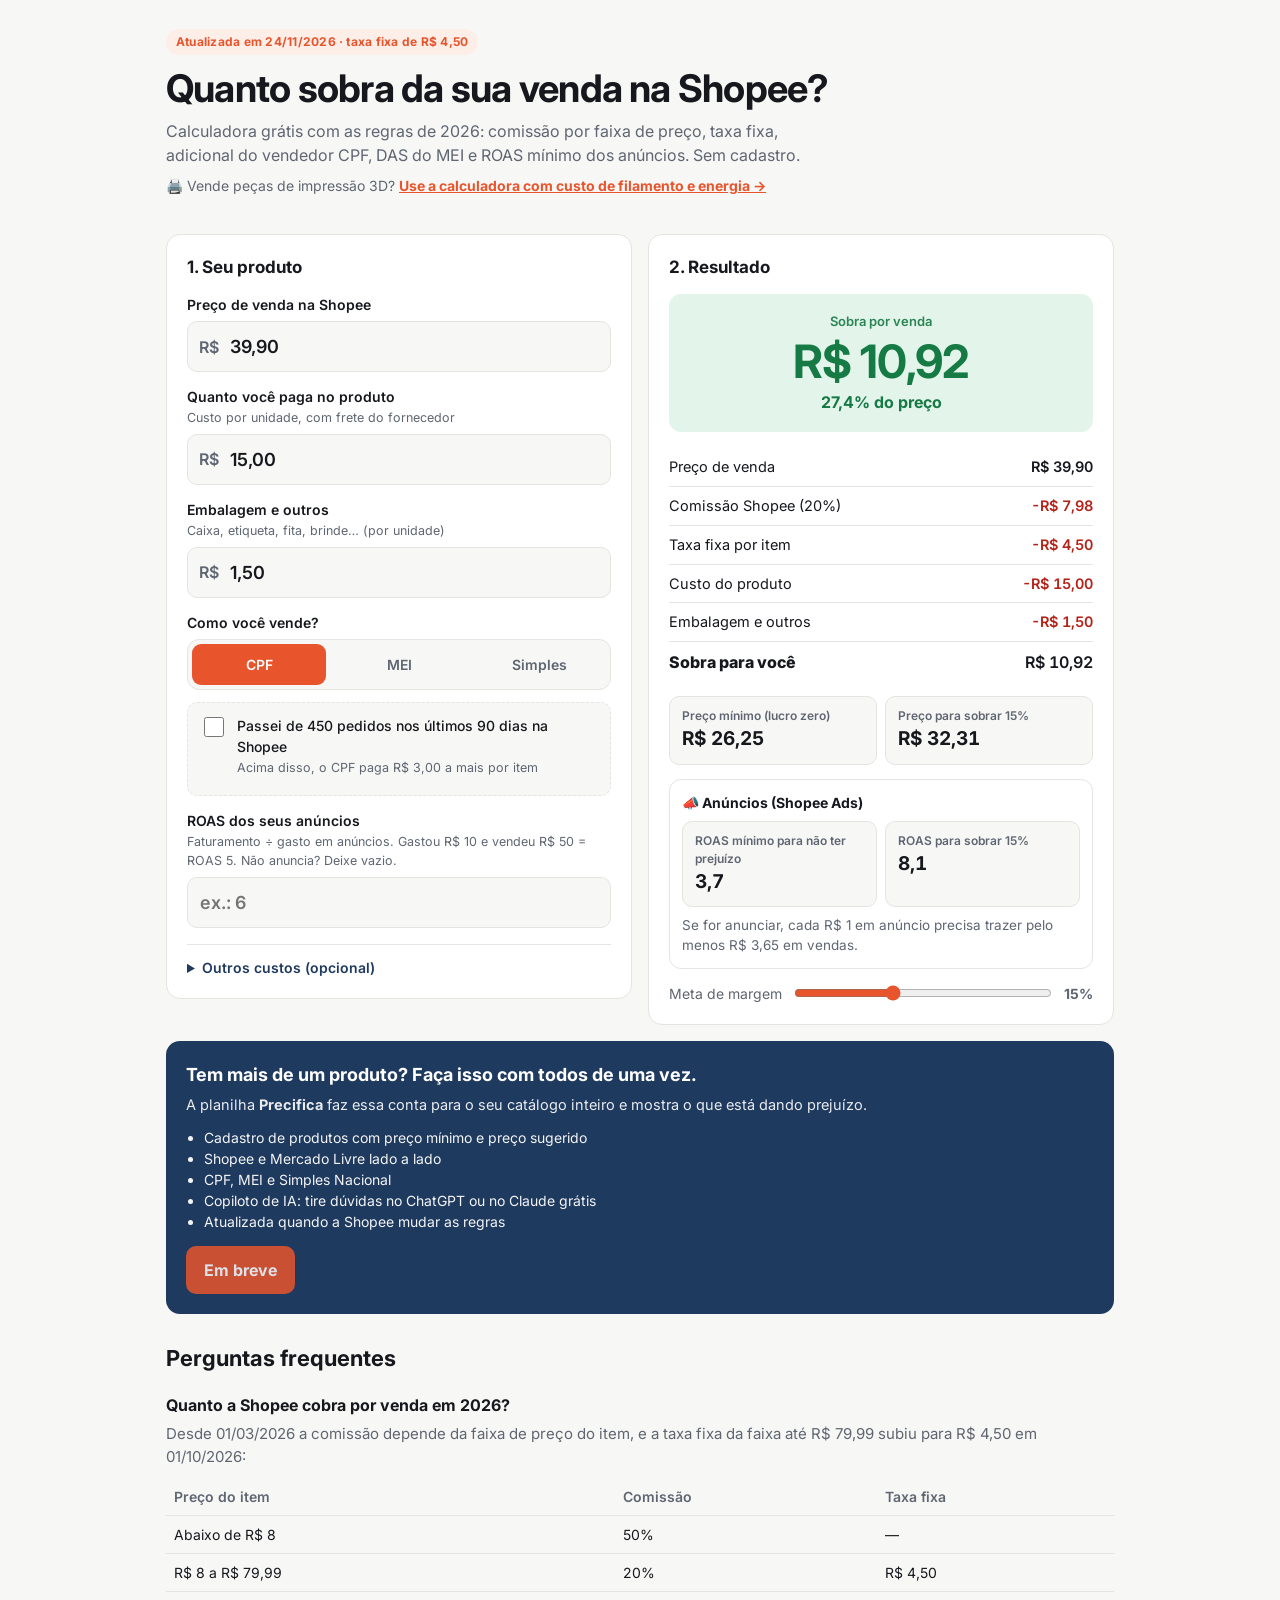
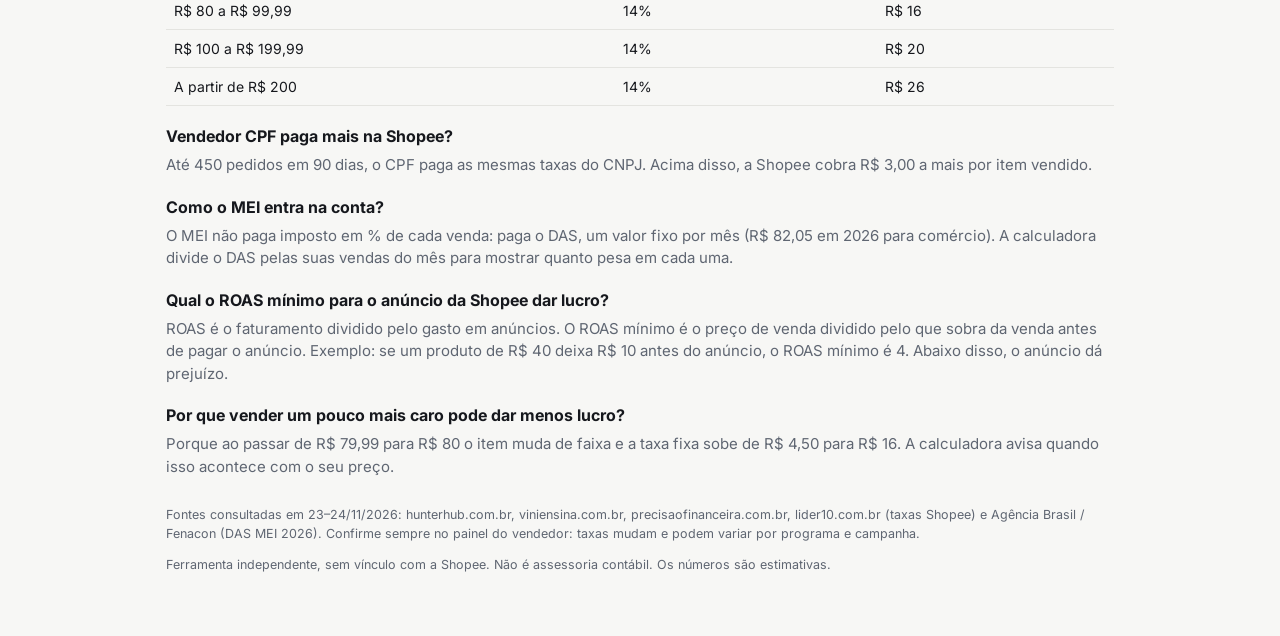
<file: index.html>
<!doctype html>
<html lang="pt-BR">
<head>
<meta charset="utf-8">
<meta name="viewport" content="width=device-width, initial-scale=1">
<title>Calculadora de Taxas da Shopee 2026 (CPF e MEI) — Grátis | Precifica</title>
<meta name="description" content="Calcule grátis quanto sobra em cada venda na Shopee com as taxas de 2026: comissão por faixa, taxa fixa de R$ 4,50, adicional do vendedor CPF e DAS do MEI. Descubra o preço mínimo e o preço certo.">
<meta property="og:title" content="Calculadora de Taxas da Shopee 2026 — CPF e MEI">
<meta property="og:description" content="Descubra em 30 segundos quanto sobra em cada venda na Shopee com as regras de 2026.">
<meta property="og:type" content="website">
<link rel="preconnect" href="https://fonts.googleapis.com">
<link rel="preconnect" href="https://fonts.gstatic.com" crossorigin>
<link href="https://fonts.googleapis.com/css2?family=Inter:wght@400;500;600;700;800&display=swap" rel="stylesheet">
<link rel="stylesheet" href="style.css">
</head>
<body>
<div class="wrap">
  <header>
    <span class="badge">Atualizada em 24/11/2026 · taxa fixa de R$ 4,50</span>
    <h1>Quanto sobra da sua venda na Shopee?</h1>
    <p class="lead">Calculadora grátis com as regras de 2026: comissão por faixa de preço, taxa fixa, adicional do vendedor CPF, DAS do MEI e ROAS mínimo dos anúncios. Sem cadastro.</p>
    <p class="lead" style="margin-top:8px;font-size:14px">🖨️ Vende peças de impressão 3D? <a href="3d/" style="color:var(--accent);font-weight:700">Use a calculadora com custo de filamento e energia →</a></p>
  </header>

  <div class="grid">
    <section class="card" aria-labelledby="t-dados">
      <h2 id="t-dados">1. Seu produto</h2>
      <label for="preco">Preço de venda na Shopee</label>
      <div class="money"><span>R$</span><input id="preco" type="text" inputmode="decimal" value="39,90" autocomplete="off"></div>
      <label for="custo">Quanto você paga no produto <span class="hint">Custo por unidade, com frete do fornecedor</span></label>
      <div class="money"><span>R$</span><input id="custo" type="text" inputmode="decimal" value="15,00" autocomplete="off"></div>
      <label for="emb">Embalagem e outros <span class="hint">Caixa, etiqueta, fita, brinde… (por unidade)</span></label>
      <div class="money"><span>R$</span><input id="emb" type="text" inputmode="decimal" value="1,50" autocomplete="off"></div>

      <label>Como você vende?</label>
      <div class="seg" role="group" aria-label="Tipo de vendedor">
        <button type="button" data-reg="cpf" aria-pressed="true">CPF</button>
        <button type="button" data-reg="mei" aria-pressed="false">MEI</button>
        <button type="button" data-reg="sn" aria-pressed="false">Simples</button>
      </div>
      <div class="sub" id="sub-cpf">
        <label class="check"><input id="cpf450" type="checkbox"><span>Passei de 450 pedidos nos últimos 90 dias na Shopee<span class="hint">Acima disso, o CPF paga R$ 3,00 a mais por item</span></span></label>
      </div>
      <div class="sub" id="sub-mei" hidden>
        <label for="vendas">Quantas vendas você faz por mês? <span class="hint">O DAS do MEI (R$ 82,05/mês) é dividido entre elas</span></label>
        <input id="vendas" type="number" inputmode="numeric" min="1" value="50">
      </div>
      <div class="sub" id="sub-sn" hidden>
        <label for="aliq">Sua alíquota do Simples (%) <span class="hint">Quem fatura até R$ 180 mil/ano no comércio começa em 4%</span></label>
        <input id="aliq" type="text" inputmode="decimal" value="4">
      </div>

      <label for="roas">ROAS dos seus anúncios <span class="hint">Faturamento ÷ gasto em anúncios. Gastou R$ 10 e vendeu R$ 50 = ROAS 5. Não anuncia? Deixe vazio.</span></label>
      <input id="roas" type="text" inputmode="decimal" value="" placeholder="ex.: 6" autocomplete="off">

      <details>
        <summary>Outros custos (opcional)</summary>
        <div class="row3" style="margin-top:10px;grid-template-columns:1fr 1fr">
          <div><label for="dev">Devoluções (%)</label><input id="dev" type="text" inputmode="decimal" value="0"></div>
          <div><label for="camp">Campanha (%)</label><input id="camp" type="text" inputmode="decimal" value="0"></div>
        </div>
      </details>
    </section>

    <section class="card" aria-labelledby="t-res" aria-live="polite">
      <h2 id="t-res">2. Resultado</h2>
      <div class="hero" id="hero">
        <small id="hero-lbl">Sobra por venda</small>
        <strong id="lucro">R$ 0,00</strong>
        <span class="m" id="margem">0% do preço</span>
      </div>
      <ul class="lines" id="lines"></ul>
      <div class="pills">
        <div class="pill"><small>Preço mínimo (lucro zero)</small><b id="pmin">—</b></div>
        <div class="pill"><small id="palvo-lbl">Preço para sobrar 15%</small><b id="palvo">—</b></div>
      </div>
      <div class="ads-box">
        <div class="ads-t">📣 Anúncios (Shopee Ads)</div>
        <div class="pills" style="margin-top:8px">
          <div class="pill"><small>ROAS mínimo para não ter prejuízo</small><b id="rmin">—</b></div>
          <div class="pill"><small id="ralvo-lbl">ROAS para sobrar 15%</small><b id="ralvo">—</b></div>
        </div>
        <p class="ads-msg" id="ads-msg"></p>
      </div>
      <div class="target"><span>Meta de margem</span><input id="meta" type="range" min="0" max="40" step="1" value="15"><b id="meta-v">15%</b></div>
      <div class="tip" id="tip" hidden></div>
    </section>
  </div>

  <aside class="cta">
    <h3>Tem mais de um produto? Faça isso com todos de uma vez.</h3>
    <p>A planilha <b>Precifica</b> faz essa conta para o seu catálogo inteiro e mostra o que está dando prejuízo.</p>
    <ul>
      <li>Cadastro de produtos com preço mínimo e preço sugerido</li>
      <li>Shopee e Mercado Livre lado a lado</li>
      <li>CPF, MEI e Simples Nacional</li>
      <li>Copiloto de IA: tire dúvidas no ChatGPT ou no Claude grátis</li>
      <li>Atualizada quando a Shopee mudar as regras</li>
    </ul>
    <span class="btn" id="cta-link" style="opacity:.85;cursor:default">Em breve</span>
  </aside>

  <section class="faq">
    <h2>Perguntas frequentes</h2>
    <h3>Quanto a Shopee cobra por venda em 2026?</h3>
    <p>Desde 01/03/2026 a comissão depende da faixa de preço do item, e a taxa fixa da faixa até R$ 79,99 subiu para R$ 4,50 em 01/10/2026:</p>
    <table>
      <thead><tr><th>Preço do item</th><th>Comissão</th><th>Taxa fixa</th></tr></thead>
      <tbody>
        <tr><td>Abaixo de R$ 8</td><td>50%</td><td>—</td></tr>
        <tr><td>R$ 8 a R$ 79,99</td><td>20%</td><td>R$ 4,50</td></tr>
        <tr><td>R$ 80 a R$ 99,99</td><td>14%</td><td>R$ 16</td></tr>
        <tr><td>R$ 100 a R$ 199,99</td><td>14%</td><td>R$ 20</td></tr>
        <tr><td>A partir de R$ 200</td><td>14%</td><td>R$ 26</td></tr>
      </tbody>
    </table>
    <h3>Vendedor CPF paga mais na Shopee?</h3>
    <p>Até 450 pedidos em 90 dias, o CPF paga as mesmas taxas do CNPJ. Acima disso, a Shopee cobra R$ 3,00 a mais por item vendido.</p>
    <h3>Como o MEI entra na conta?</h3>
    <p>O MEI não paga imposto em % de cada venda: paga o DAS, um valor fixo por mês (R$ 82,05 em 2026 para comércio). A calculadora divide o DAS pelas suas vendas do mês para mostrar quanto pesa em cada uma.</p>
    <h3>Qual o ROAS mínimo para o anúncio da Shopee dar lucro?</h3>
    <p>ROAS é o faturamento dividido pelo gasto em anúncios. O ROAS mínimo é o preço de venda dividido pelo que sobra da venda antes de pagar o anúncio. Exemplo: se um produto de R$ 40 deixa R$ 10 antes do anúncio, o ROAS mínimo é 4. Abaixo disso, o anúncio dá prejuízo.</p>
    <h3>Por que vender um pouco mais caro pode dar menos lucro?</h3>
    <p>Porque ao passar de R$ 79,99 para R$ 80 o item muda de faixa e a taxa fixa sobe de R$ 4,50 para R$ 16. A calculadora avisa quando isso acontece com o seu preço.</p>
  </section>

  <footer>
    <p>Fontes consultadas em 23–24/11/2026: hunterhub.com.br, viniensina.com.br, precisaofinanceira.com.br, lider10.com.br (taxas Shopee) e Agência Brasil / Fenacon (DAS MEI 2026). Confirme sempre no painel do vendedor: taxas mudam e podem variar por programa e campanha.</p>
    <p>Ferramenta independente, sem vínculo com a Shopee. Não é assessoria contábil. Os números são estimativas.</p>
  </footer>
</div>

<div class="sticky" id="sticky"><span style="white-space:nowrap">Sobra: <b id="st-v">R$ 0,00</b></span><a href="#t-res">Ver conta ↓</a></div>
<script src="calc.js"></script>
<script>
const $ = id => document.getElementById(id);
const brl = v => v.toLocaleString('pt-BR', {style: 'currency', currency: 'BRL'});
const num = el => { const v = parseFloat(String(el.value).replace(/\./g, '').replace(',', '.')); return isFinite(v) ? v : 0; };
const pct = el => num(el) / 100;
let reg = 'cpf';

function state(){
  return {custo: num($('custo')), emb: num($('emb')), reg, cpf450: $('cpf450').checked,
          vendas: num($('vendas')), aliq: pct($('aliq')), ads: num($('roas')) > 0 ? 1 / num($('roas')) : 0, dev: pct($('dev')), camp: pct($('camp'))};
}

function render(){
  const p = num($('preco')), s = state(), meta = Number($('meta').value) / 100;
  $('meta-v').textContent = Math.round(meta * 100) + '%';
  $('palvo-lbl').textContent = 'Preço para sobrar ' + Math.round(meta * 100) + '%';
  const b = breakdown(p, s);
  const hero = $('hero');
  hero.className = 'hero' + (b.lucro < 0 ? ' bad' : (b.margem < meta ? ' warn' : ''));
  $('hero-lbl').textContent = b.lucro < 0 ? 'Você PERDE em cada venda' : 'Sobra por venda';
  $('lucro').textContent = brl(b.lucro);
  $('margem').textContent = (b.margem * 100).toLocaleString('pt-BR', {maximumFractionDigits: 1}) + '% do preço';

  const t = b.tier, L = [];
  L.push(['Preço de venda', p, false]);
  L.push([`Comissão Shopee (${Math.round(t.com * 100)}%)`, -b.it.comissao, true]);
  if (t.fix) L.push(['Taxa fixa por item', -b.it.fixa, true]);
  if (b.it.extra) L.push(['Adicional vendedor CPF', -b.it.extra, true]);
  if (b.it.imposto) L.push(['Imposto do Simples', -b.it.imposto, true]);
  if (b.it.ads) L.push([`Anúncios (ROAS ${num($('roas')).toLocaleString('pt-BR')})`, -b.it.ads, true]);
  if (b.it.dev) L.push(['Devoluções', -b.it.dev, true]);
  if (b.it.camp) L.push(['Campanha', -b.it.camp, true]);
  L.push(['Custo do produto', -b.it.custo, true]);
  if (b.it.emb) L.push(['Embalagem e outros', -b.it.emb, true]);
  if (b.it.das) L.push(['DAS do MEI (parte desta venda)', -b.it.das, true]);
  $('lines').innerHTML = L.map(([k, v, neg]) =>
    `<li><span>${k}</span><span class="${neg && v < 0 ? 'neg' : ''}">${brl(v)}</span></li>`).join('') +
    `<li class="tot"><span>Sobra para você</span><span>${brl(b.lucro)}</span></li>`;

  const pmin = priceFor(0, s), palvo = priceFor(meta, s);
  $('pmin').textContent = pmin ? brl(pmin) : '—';
  $('palvo').textContent = palvo ? brl(palvo) : '—';

  const sv = $('st-v');
  sv.textContent = brl(b.lucro) + ' · ' + (b.margem * 100).toLocaleString('pt-BR', {maximumFractionDigits: 0}) + '%';
  sv.className = b.lucro < 0 ? 's-bad' : (b.margem < meta ? 's-warn' : 's-good');
  const fmtR = v => v ? v.toLocaleString('pt-BR', {maximumFractionDigits: 1}) : '—';
  const rmin = roasFor(p, s, 0), ralvo = roasFor(p, s, meta), roas = num($('roas'));
  $('rmin').textContent = fmtR(rmin);
  $('ralvo').textContent = fmtR(ralvo);
  $('ralvo-lbl').textContent = 'ROAS para sobrar ' + Math.round(meta * 100) + '%';
  const am = $('ads-msg');
  if (!rmin){ am.className = 'ads-msg bad'; am.textContent = 'Neste preço não sobra nada nem sem anúncio: anunciar só aumenta o prejuízo.'; }
  else if (!roas){ am.className = 'ads-msg'; am.textContent = `Se for anunciar, cada R$ 1 em anúncio precisa trazer pelo menos ${brl(rmin)} em vendas.`; }
  else if (roas < rmin){ am.className = 'ads-msg bad'; am.textContent = `Seu ROAS (${fmtR(roas)}) está abaixo do mínimo (${fmtR(rmin)}): o anúncio está dando prejuízo, não lucro.`; }
  else if (ralvo && roas < ralvo){ am.className = 'ads-msg'; am.textContent = `Seu anúncio se paga, mas para bater sua meta o ROAS precisa chegar a ${fmtR(ralvo)}.`; }
  else { am.className = 'ads-msg good'; am.textContent = `Seu ROAS (${fmtR(roas)}) está acima do necessário para a sua meta. 👍`; }
  const tip = stepTip(p, s);
  if (tip){
    $('tip').hidden = false;
    $('tip').textContent = `⚠️ Atenção ao degrau de faixa: vendendo a ${brl(tip.below)} você ganharia ${brl(tip.ganho)} a MAIS por venda, porque muda a faixa de taxa da Shopee.`;
  } else $('tip').hidden = true;
}

document.querySelectorAll('.seg button').forEach(btn => btn.addEventListener('click', () => {
  reg = btn.dataset.reg;
  document.querySelectorAll('.seg button').forEach(b => b.setAttribute('aria-pressed', String(b === btn)));
  ['cpf', 'mei', 'sn'].forEach(r => { $('sub-' + r).hidden = r !== reg; });
  render();
}));
document.querySelectorAll('input').forEach(el => el.addEventListener('input', render));
render();
setupCta($('cta-link'), LINKS.planilha, 'Quero a planilha completa →');
// esconde a barra fixa quando o card de resultado já está na tela
if ('IntersectionObserver' in window){
  new IntersectionObserver(es => es.forEach(e => $('sticky').classList.toggle('off', e.isIntersecting)), {threshold: .25})
    .observe(document.getElementById('hero'));
}
</script>
<script type="application/ld+json">
{"@context":"https://schema.org","@type":"FAQPage","mainEntity":[
{"@type":"Question","name":"Quanto a Shopee cobra por venda em 2026?","acceptedAnswer":{"@type":"Answer","text":"Desde 01/03/2026 a comissão depende da faixa de preço: abaixo de R$ 8, 50%; de R$ 8 a R$ 79,99, 20% + R$ 4,50 (desde 01/10/2026); de R$ 80 a R$ 99,99, 14% + R$ 16; de R$ 100 a R$ 199,99, 14% + R$ 20; a partir de R$ 200, 14% + R$ 26."}},
{"@type":"Question","name":"Vendedor CPF paga mais na Shopee?","acceptedAnswer":{"@type":"Answer","text":"Até 450 pedidos em 90 dias o CPF paga as mesmas taxas do CNPJ. Acima disso, há um adicional de R$ 3,00 por item vendido."}},
{"@type":"Question","name":"Como o MEI entra na conta?","acceptedAnswer":{"@type":"Answer","text":"O MEI paga o DAS, um valor fixo mensal (R$ 82,05 em 2026 para comércio). Dividindo o DAS pelas vendas do mês, você descobre quanto ele pesa em cada venda."}}
]}
</script>
</body>
</html>
</file>
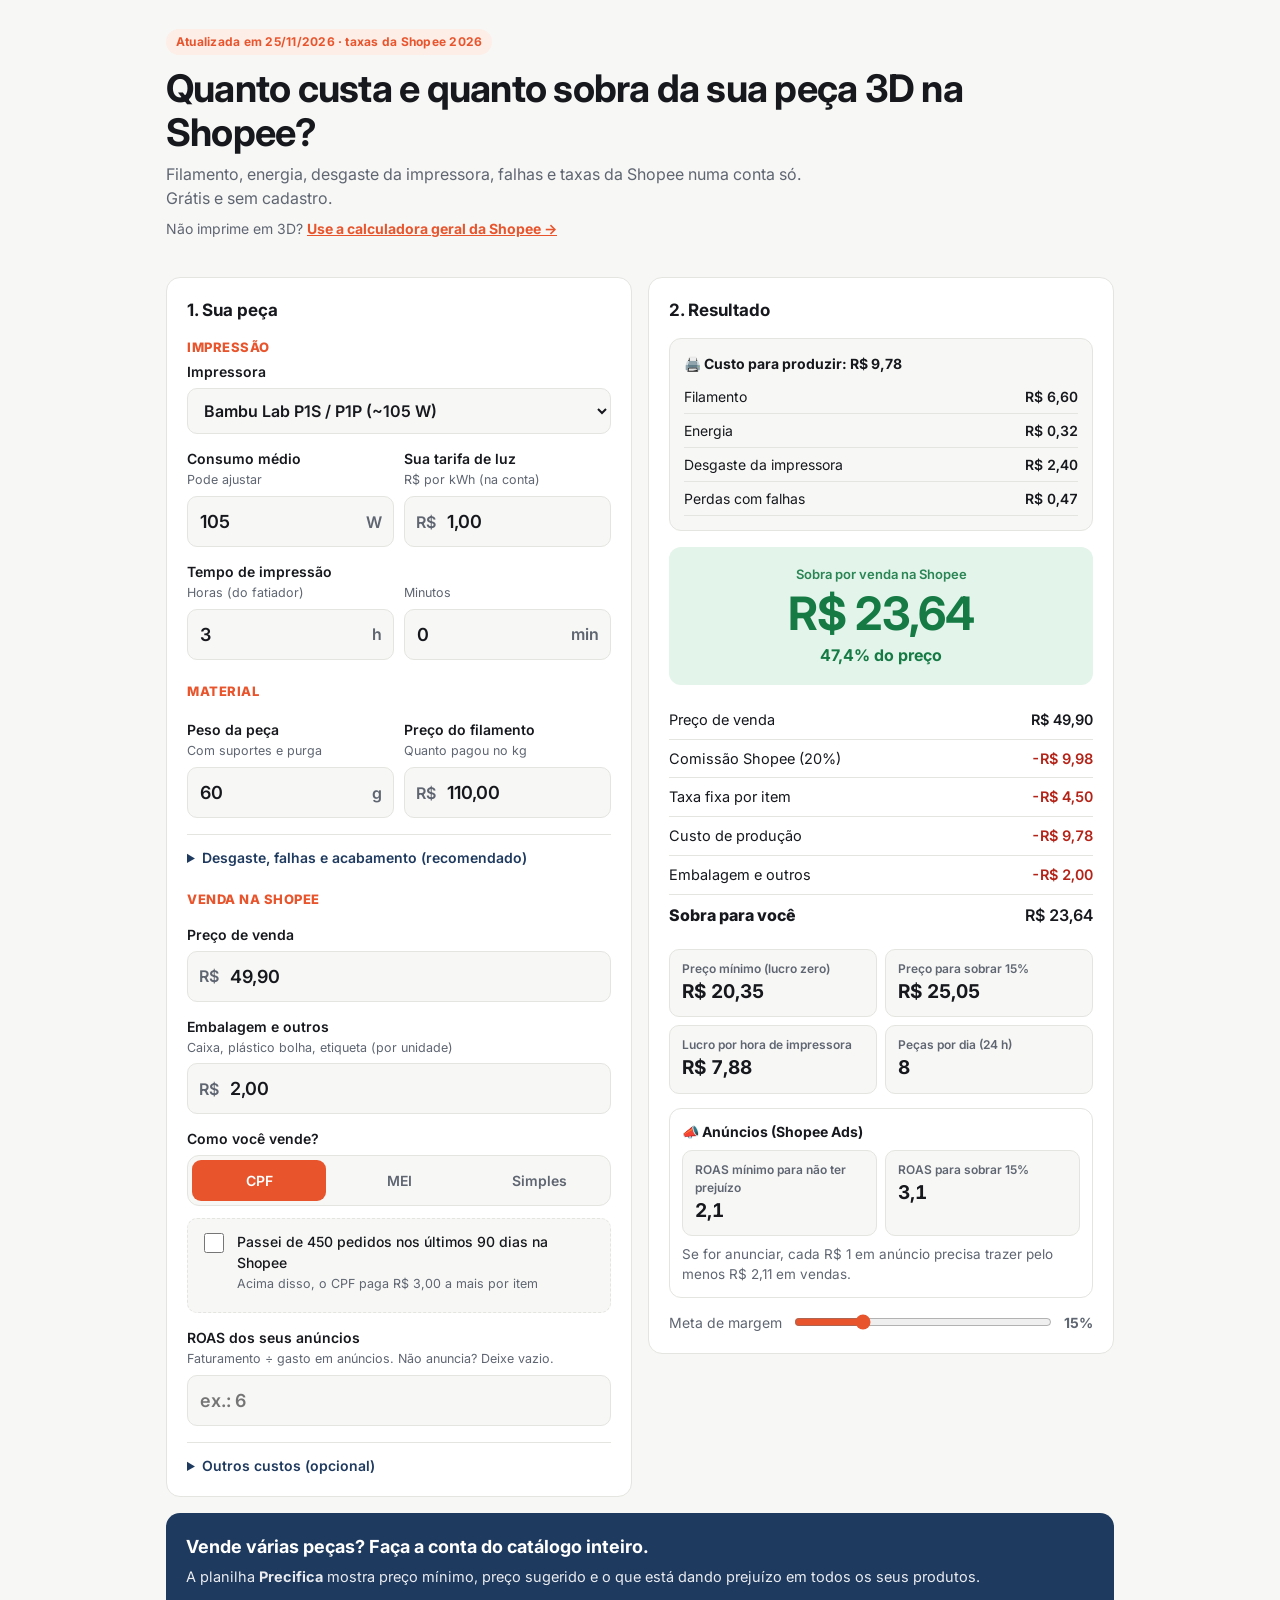
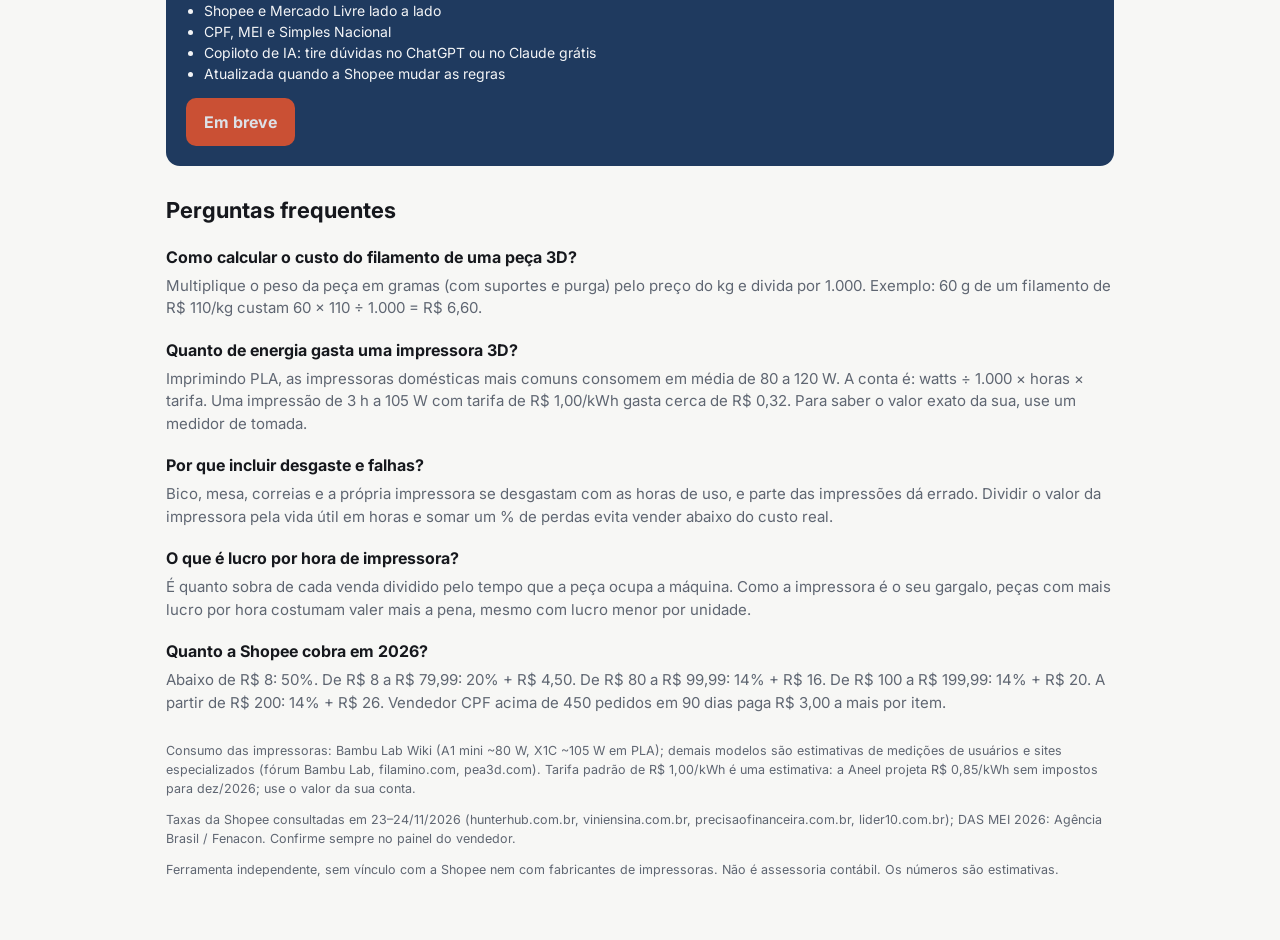
<file: 3d/index.html>
<!doctype html>
<html lang="pt-BR">
<head>
<meta charset="utf-8">
<meta name="viewport" content="width=device-width, initial-scale=1">
<title>Calculadora de Custo de Impressão 3D + Taxas da Shopee 2026 | Precifica</title>
<meta name="description" content="Calcule grátis o custo de uma peça impressa em 3D (filamento, energia, desgaste e falhas) e quanto sobra vendendo na Shopee com as taxas de 2026. Descubra o preço certo e o lucro por hora de impressora.">
<meta property="og:title" content="Calculadora de Custo de Impressão 3D + Shopee 2026">
<meta property="og:description" content="Filamento, energia, desgaste e taxas da Shopee numa conta só. Descubra o preço certo da sua peça.">
<meta property="og:type" content="website">
<link rel="preconnect" href="https://fonts.googleapis.com">
<link rel="preconnect" href="https://fonts.gstatic.com" crossorigin>
<link href="https://fonts.googleapis.com/css2?family=Inter:wght@400;500;600;700;800&display=swap" rel="stylesheet">
<link rel="stylesheet" href="../style.css">
<style>
.sec{font-size:13px;font-weight:800;letter-spacing:.04em;text-transform:uppercase;color:var(--accent);margin:22px 0 4px}
.sec:first-of-type{margin-top:0}
.row2{display:grid;grid-template-columns:1fr 1fr;gap:10px}
.row2 label{margin-top:14px}
select{width:100%;font:inherit;font-size:16px;font-weight:600;color:var(--ink);background:var(--bg);border:1.5px solid var(--line);border-radius:10px;padding:11px 12px}
select:focus{outline:none;border-color:var(--accent)}
.prod{background:var(--bg);border:1px solid var(--line);border-radius:12px;padding:14px;margin-bottom:16px}
.prod .lines{margin-top:6px}
.prod .lines li{font-size:14px;padding:6px 0}
.prod-t{font-weight:700;font-size:14px}
.unit{position:relative}
.unit span{position:absolute;right:12px;top:50%;transform:translateY(-50%);color:var(--muted);font-weight:600;pointer-events:none}
.unit input{padding-right:52px}
</style>
</head>
<body>
<div class="wrap">
  <header>
    <span class="badge">Atualizada em 25/11/2026 · taxas da Shopee 2026</span>
    <h1>Quanto custa e quanto sobra da sua peça 3D na Shopee?</h1>
    <p class="lead">Filamento, energia, desgaste da impressora, falhas e taxas da Shopee numa conta só. Grátis e sem cadastro.</p>
    <p class="lead" style="margin-top:8px;font-size:14px">Não imprime em 3D? <a href="../" style="color:var(--accent);font-weight:700">Use a calculadora geral da Shopee →</a></p>
  </header>

  <div class="grid">
    <section class="card" aria-labelledby="t-dados">
      <h2 id="t-dados">1. Sua peça</h2>

      <div class="sec">Impressão</div>
      <label for="imp">Impressora</label>
      <select id="imp">
        <option value="80">Bambu Lab A1 mini (~80 W)</option>
        <option value="95">Bambu Lab A1 (~95 W)</option>
        <option value="105" selected>Bambu Lab P1S / P1P (~105 W)</option>
        <option value="105">Bambu Lab X1 Carbon (~105 W)</option>
        <option value="120">Creality Ender 3 V3 SE (~120 W)</option>
        <option value="90">Creality K1 / K1C (~90 W)</option>
        <option value="100">Outra (~100 W)</option>
      </select>
      <div class="row2">
        <div><label for="watts">Consumo médio <span class="hint">Pode ajustar</span></label>
          <div class="unit"><input id="watts" type="text" inputmode="decimal" value="105"><span>W</span></div></div>
        <div><label for="kwh">Sua tarifa de luz <span class="hint">R$ por kWh (na conta)</span></label>
          <div class="money"><span>R$</span><input id="kwh" type="text" inputmode="decimal" value="1,00"></div></div>
      </div>
      <div class="row2">
        <div><label for="h">Tempo de impressão <span class="hint">Horas (do fatiador)</span></label>
          <div class="unit"><input id="h" type="number" inputmode="numeric" min="0" value="3"><span>h</span></div></div>
        <div><label for="min">&nbsp;<span class="hint">Minutos</span></label>
          <div class="unit"><input id="min" type="number" inputmode="numeric" min="0" max="59" value="0"><span>min</span></div></div>
      </div>

      <div class="sec">Material</div>
      <div class="row2">
        <div><label for="g">Peso da peça <span class="hint">Com suportes e purga</span></label>
          <div class="unit"><input id="g" type="text" inputmode="decimal" value="60"><span>g</span></div></div>
        <div><label for="kg">Preço do filamento <span class="hint">Quanto pagou no kg</span></label>
          <div class="money"><span>R$</span><input id="kg" type="text" inputmode="decimal" value="110,00"></div></div>
      </div>

      <details>
        <summary>Desgaste, falhas e acabamento (recomendado)</summary>
        <div class="row2" style="margin-top:4px">
          <div><label for="maq">Quanto pagou na impressora</label>
            <div class="money"><span>R$</span><input id="maq" type="text" inputmode="decimal" value="4.000,00"></div></div>
          <div><label for="vida">Vida útil estimada <span class="hint">Horas de impressão</span></label>
            <div class="unit"><input id="vida" type="text" inputmode="decimal" value="5000"><span>h</span></div></div>
        </div>
        <div class="row2">
          <div><label for="falha">Impressões que falham <span class="hint">% perdido</span></label>
            <div class="unit"><input id="falha" type="text" inputmode="decimal" value="5"><span>%</span></div></div>
          <div><label for="acab">Acabamento / mão de obra <span class="hint">R$ por peça</span></label>
            <div class="money"><span>R$</span><input id="acab" type="text" inputmode="decimal" value="0,00"></div></div>
        </div>
      </details>

      <div class="sec">Venda na Shopee</div>
      <label for="preco">Preço de venda</label>
      <div class="money"><span>R$</span><input id="preco" type="text" inputmode="decimal" value="49,90" autocomplete="off"></div>
      <label for="emb">Embalagem e outros <span class="hint">Caixa, plástico bolha, etiqueta (por unidade)</span></label>
      <div class="money"><span>R$</span><input id="emb" type="text" inputmode="decimal" value="2,00" autocomplete="off"></div>

      <label>Como você vende?</label>
      <div class="seg" role="group" aria-label="Tipo de vendedor">
        <button type="button" data-reg="cpf" aria-pressed="true">CPF</button>
        <button type="button" data-reg="mei" aria-pressed="false">MEI</button>
        <button type="button" data-reg="sn" aria-pressed="false">Simples</button>
      </div>
      <div class="sub" id="sub-cpf">
        <label class="check"><input id="cpf450" type="checkbox"><span>Passei de 450 pedidos nos últimos 90 dias na Shopee<span class="hint">Acima disso, o CPF paga R$ 3,00 a mais por item</span></span></label>
      </div>
      <div class="sub" id="sub-mei" hidden>
        <label for="vendas">Quantas vendas você faz por mês? <span class="hint">O DAS do MEI (R$ 82,05/mês) é dividido entre elas</span></label>
        <input id="vendas" type="number" inputmode="numeric" min="1" value="50">
      </div>
      <div class="sub" id="sub-sn" hidden>
        <label for="aliq">Sua alíquota do Simples (%) <span class="hint">Quem fatura até R$ 180 mil/ano no comércio começa em 4%</span></label>
        <input id="aliq" type="text" inputmode="decimal" value="4">
      </div>

      <label for="roas">ROAS dos seus anúncios <span class="hint">Faturamento ÷ gasto em anúncios. Não anuncia? Deixe vazio.</span></label>
      <input id="roas" type="text" inputmode="decimal" value="" placeholder="ex.: 6" autocomplete="off">
      <details>
        <summary>Outros custos (opcional)</summary>
        <div class="row3" style="margin-top:10px;grid-template-columns:1fr 1fr">
          <div><label for="dev">Devoluções (%)</label><input id="dev" type="text" inputmode="decimal" value="0"></div>
          <div><label for="camp">Campanha (%)</label><input id="camp" type="text" inputmode="decimal" value="0"></div>
        </div>
      </details>
    </section>

    <section class="card" aria-labelledby="t-res" aria-live="polite">
      <h2 id="t-res">2. Resultado</h2>

      <div class="prod">
        <div class="prod-t">🖨️ Custo para produzir: <span id="cprod">R$ 0,00</span></div>
        <ul class="lines" id="plines"></ul>
      </div>

      <div class="hero" id="hero">
        <small id="hero-lbl">Sobra por venda na Shopee</small>
        <strong id="lucro">R$ 0,00</strong>
        <span class="m" id="margem">0% do preço</span>
      </div>
      <ul class="lines" id="lines"></ul>
      <div class="pills">
        <div class="pill"><small>Preço mínimo (lucro zero)</small><b id="pmin">—</b></div>
        <div class="pill"><small id="palvo-lbl">Preço para sobrar 15%</small><b id="palvo">—</b></div>
        <div class="pill"><small>Lucro por hora de impressora</small><b id="lh">—</b></div>
        <div class="pill"><small>Peças por dia (24 h)</small><b id="pd">—</b></div>
      </div>
      <div class="ads-box">
        <div class="ads-t">📣 Anúncios (Shopee Ads)</div>
        <div class="pills" style="margin-top:8px">
          <div class="pill"><small>ROAS mínimo para não ter prejuízo</small><b id="rmin">—</b></div>
          <div class="pill"><small id="ralvo-lbl">ROAS para sobrar 15%</small><b id="ralvo">—</b></div>
        </div>
        <p class="ads-msg" id="ads-msg"></p>
      </div>
      <div class="target"><span>Meta de margem</span><input id="meta" type="range" min="0" max="60" step="1" value="15"><b id="meta-v">15%</b></div>
      <div class="tip" id="tip" hidden></div>
    </section>
  </div>

  <aside class="cta">
    <h3>Vende várias peças? Faça a conta do catálogo inteiro.</h3>
    <p>A planilha <b>Precifica</b> mostra preço mínimo, preço sugerido e o que está dando prejuízo em todos os seus produtos.</p>
    <ul>
      <li>Shopee e Mercado Livre lado a lado</li>
      <li>CPF, MEI e Simples Nacional</li>
      <li>Copiloto de IA: tire dúvidas no ChatGPT ou no Claude grátis</li>
      <li>Atualizada quando a Shopee mudar as regras</li>
    </ul>
    <span class="btn" id="cta-link" style="opacity:.85;cursor:default">Em breve</span>
  </aside>

  <section class="faq">
    <h2>Perguntas frequentes</h2>
    <h3>Como calcular o custo do filamento de uma peça 3D?</h3>
    <p>Multiplique o peso da peça em gramas (com suportes e purga) pelo preço do kg e divida por 1.000. Exemplo: 60 g de um filamento de R$ 110/kg custam 60 × 110 ÷ 1.000 = R$ 6,60.</p>
    <h3>Quanto de energia gasta uma impressora 3D?</h3>
    <p>Imprimindo PLA, as impressoras domésticas mais comuns consomem em média de 80 a 120 W. A conta é: watts ÷ 1.000 × horas × tarifa. Uma impressão de 3 h a 105 W com tarifa de R$ 1,00/kWh gasta cerca de R$ 0,32. Para saber o valor exato da sua, use um medidor de tomada.</p>
    <h3>Por que incluir desgaste e falhas?</h3>
    <p>Bico, mesa, correias e a própria impressora se desgastam com as horas de uso, e parte das impressões dá errado. Dividir o valor da impressora pela vida útil em horas e somar um % de perdas evita vender abaixo do custo real.</p>
    <h3>O que é lucro por hora de impressora?</h3>
    <p>É quanto sobra de cada venda dividido pelo tempo que a peça ocupa a máquina. Como a impressora é o seu gargalo, peças com mais lucro por hora costumam valer mais a pena, mesmo com lucro menor por unidade.</p>
    <h3>Quanto a Shopee cobra em 2026?</h3>
    <p>Abaixo de R$ 8: 50%. De R$ 8 a R$ 79,99: 20% + R$ 4,50. De R$ 80 a R$ 99,99: 14% + R$ 16. De R$ 100 a R$ 199,99: 14% + R$ 20. A partir de R$ 200: 14% + R$ 26. Vendedor CPF acima de 450 pedidos em 90 dias paga R$ 3,00 a mais por item.</p>
  </section>

  <footer>
    <p>Consumo das impressoras: Bambu Lab Wiki (A1 mini ~80 W, X1C ~105 W em PLA); demais modelos são estimativas de medições de usuários e sites especializados (fórum Bambu Lab, filamino.com, pea3d.com). Tarifa padrão de R$ 1,00/kWh é uma estimativa: a Aneel projeta R$ 0,85/kWh sem impostos para dez/2026; use o valor da sua conta.</p>
    <p>Taxas da Shopee consultadas em 23–24/11/2026 (hunterhub.com.br, viniensina.com.br, precisaofinanceira.com.br, lider10.com.br); DAS MEI 2026: Agência Brasil / Fenacon. Confirme sempre no painel do vendedor.</p>
    <p>Ferramenta independente, sem vínculo com a Shopee nem com fabricantes de impressoras. Não é assessoria contábil. Os números são estimativas.</p>
  </footer>
</div>

<div class="sticky" id="sticky"><span style="white-space:nowrap">Sobra: <b id="st-v">R$ 0,00</b></span><a href="#t-res">Ver conta ↓</a></div>
<script src="../calc.js"></script>
<script>
const $ = id => document.getElementById(id);
const brl = v => v.toLocaleString('pt-BR', {style: 'currency', currency: 'BRL'});
const num = el => { const v = parseFloat(String(el.value).replace(/\./g, '').replace(',', '.')); return isFinite(v) ? v : 0; };
const pct = el => num(el) / 100;
let reg = 'cpf';

// Custo de produção de uma peça
function producao(){
  const horas = num($('h')) + num($('min')) / 60;
  const material = num($('g')) * num($('kg')) / 1000;
  const energia = num($('watts')) / 1000 * horas * num($('kwh'));
  const vida = num($('vida'));
  const desgaste = vida > 0 ? num($('maq')) / vida * horas : 0;
  const falhas = (material + energia + desgaste) * pct($('falha'));
  const acab = num($('acab'));
  return {horas, material, energia, desgaste, falhas, acab, total: material + energia + desgaste + falhas + acab};
}

function state(custo){
  return {custo, emb: num($('emb')), reg, cpf450: $('cpf450').checked, vendas: num($('vendas')), aliq: pct($('aliq')),
          ads: num($('roas')) > 0 ? 1 / num($('roas')) : 0, dev: pct($('dev')), camp: pct($('camp'))};
}

function render(){
  const pr = producao();
  $('cprod').textContent = brl(pr.total);
  const PL = [['Filamento', pr.material], ['Energia', pr.energia], ['Desgaste da impressora', pr.desgaste],
              ['Perdas com falhas', pr.falhas], ['Acabamento / mão de obra', pr.acab]].filter(([, v]) => v > 0);
  $('plines').innerHTML = PL.map(([k, v]) => `<li><span>${k}</span><span>${brl(v)}</span></li>`).join('');

  const p = num($('preco')), s = state(pr.total), meta = Number($('meta').value) / 100;
  $('meta-v').textContent = Math.round(meta * 100) + '%';
  $('palvo-lbl').textContent = 'Preço para sobrar ' + Math.round(meta * 100) + '%';
  const b = breakdown(p, s);
  $('hero').className = 'hero' + (b.lucro < 0 ? ' bad' : (b.margem < meta ? ' warn' : ''));
  $('hero-lbl').textContent = b.lucro < 0 ? 'Você PERDE em cada venda' : 'Sobra por venda na Shopee';
  $('lucro').textContent = brl(b.lucro);
  $('margem').textContent = (b.margem * 100).toLocaleString('pt-BR', {maximumFractionDigits: 1}) + '% do preço';

  const t = b.tier, L = [];
  L.push(['Preço de venda', p]);
  L.push([`Comissão Shopee (${Math.round(t.com * 100)}%)`, -b.it.comissao]);
  if (t.fix) L.push(['Taxa fixa por item', -b.it.fixa]);
  if (b.it.extra) L.push(['Adicional vendedor CPF', -b.it.extra]);
  if (b.it.imposto) L.push(['Imposto do Simples', -b.it.imposto]);
  if (b.it.ads) L.push([`Anúncios (ROAS ${num($('roas')).toLocaleString('pt-BR')})`, -b.it.ads]);
  if (b.it.dev) L.push(['Devoluções', -b.it.dev]);
  if (b.it.camp) L.push(['Campanha', -b.it.camp]);
  L.push(['Custo de produção', -b.it.custo]);
  if (b.it.emb) L.push(['Embalagem e outros', -b.it.emb]);
  if (b.it.das) L.push(['DAS do MEI (parte desta venda)', -b.it.das]);
  $('lines').innerHTML = L.map(([k, v]) => `<li><span>${k}</span><span class="${v < 0 ? 'neg' : ''}">${brl(v)}</span></li>`).join('') +
    `<li class="tot"><span>Sobra para você</span><span>${brl(b.lucro)}</span></li>`;

  const pmin = priceFor(0, s), palvo = priceFor(meta, s);
  $('pmin').textContent = pmin ? brl(pmin) : '—';
  $('palvo').textContent = palvo ? brl(palvo) : '—';
  $('lh').textContent = pr.horas > 0 ? brl(b.lucro / pr.horas) : '—';
  $('pd').textContent = pr.horas > 0 ? Math.floor(24 / pr.horas).toLocaleString('pt-BR') : '—';

  const sv = $('st-v');
  sv.textContent = brl(b.lucro) + ' · ' + (b.margem * 100).toLocaleString('pt-BR', {maximumFractionDigits: 0}) + '%';
  sv.className = b.lucro < 0 ? 's-bad' : (b.margem < meta ? 's-warn' : 's-good');

  const fmtR = v => v ? v.toLocaleString('pt-BR', {maximumFractionDigits: 1}) : '—';
  const rmin = roasFor(p, s, 0), ralvo = roasFor(p, s, meta), roas = num($('roas'));
  $('rmin').textContent = fmtR(rmin);
  $('ralvo').textContent = fmtR(ralvo);
  $('ralvo-lbl').textContent = 'ROAS para sobrar ' + Math.round(meta * 100) + '%';
  const am = $('ads-msg');
  if (!rmin){ am.className = 'ads-msg bad'; am.textContent = 'Neste preço não sobra nada nem sem anúncio: anunciar só aumenta o prejuízo.'; }
  else if (!roas){ am.className = 'ads-msg'; am.textContent = `Se for anunciar, cada R$ 1 em anúncio precisa trazer pelo menos ${brl(rmin)} em vendas.`; }
  else if (roas < rmin){ am.className = 'ads-msg bad'; am.textContent = `Seu ROAS (${fmtR(roas)}) está abaixo do mínimo (${fmtR(rmin)}): o anúncio está dando prejuízo, não lucro.`; }
  else if (ralvo && roas < ralvo){ am.className = 'ads-msg'; am.textContent = `Seu anúncio se paga, mas para bater sua meta o ROAS precisa chegar a ${fmtR(ralvo)}.`; }
  else { am.className = 'ads-msg good'; am.textContent = `Seu ROAS (${fmtR(roas)}) está acima do necessário para a sua meta. 👍`; }

  const tip = stepTip(p, s);
  if (tip){
    $('tip').hidden = false;
    $('tip').textContent = `⚠️ Atenção ao degrau de faixa: vendendo a ${brl(tip.below)} você ganharia ${brl(tip.ganho)} a MAIS por venda, porque muda a faixa de taxa da Shopee.`;
  } else $('tip').hidden = true;
}

$('imp').addEventListener('change', () => { $('watts').value = $('imp').value; render(); });
document.querySelectorAll('.seg button').forEach(btn => btn.addEventListener('click', () => {
  reg = btn.dataset.reg;
  document.querySelectorAll('.seg button').forEach(b => b.setAttribute('aria-pressed', String(b === btn)));
  ['cpf', 'mei', 'sn'].forEach(r => { $('sub-' + r).hidden = r !== reg; });
  render();
}));
document.querySelectorAll('input').forEach(el => el.addEventListener('input', render));
render();
setupCta($('cta-link'), LINKS.planilha3d || LINKS.planilha, LINKS.planilha3d ? 'Quero a planilha 3D →' : 'Quero a planilha completa →');
if ('IntersectionObserver' in window){
  new IntersectionObserver(es => es.forEach(e => $('sticky').classList.toggle('off', e.isIntersecting)), {threshold: .25})
    .observe($('hero'));
}
</script>
<script type="application/ld+json">
{"@context":"https://schema.org","@type":"FAQPage","mainEntity":[
{"@type":"Question","name":"Como calcular o custo do filamento de uma peça 3D?","acceptedAnswer":{"@type":"Answer","text":"Multiplique o peso da peça em gramas (com suportes e purga) pelo preço do kg e divida por 1.000. Exemplo: 60 g de um filamento de R$ 110/kg custam R$ 6,60."}},
{"@type":"Question","name":"Quanto de energia gasta uma impressora 3D?","acceptedAnswer":{"@type":"Answer","text":"Imprimindo PLA, as impressoras domésticas mais comuns consomem em média de 80 a 120 W. A conta é watts ÷ 1.000 × horas × tarifa."}},
{"@type":"Question","name":"O que é lucro por hora de impressora?","acceptedAnswer":{"@type":"Answer","text":"É quanto sobra de cada venda dividido pelo tempo que a peça ocupa a máquina. Como a impressora é o gargalo, peças com mais lucro por hora costumam valer mais a pena."}}
]}
</script>
</body>
</html>
</file>
<file: style.css>
:root{
  --bg:#f7f7f5; --card:#ffffff; --ink:#16181d; --muted:#5f6672; --line:#e4e4e0;
  --accent:#e8552d; --accent-ink:#ffffff; --accent-soft:#fdeee8;
  --good:#167a45; --good-soft:#e3f4ea; --warn:#9a5b00; --warn-soft:#fdf1dc; --bad:#b42318; --bad-soft:#fde5e3;
  --navy:#1f3a5f; --radius:14px;
}
@media (prefers-color-scheme: dark){
  :root:not([data-theme="light"]){
    --bg:#111317; --card:#1a1d23; --ink:#eceef2; --muted:#a2a9b5; --line:#2c3039;
    --accent:#ff7a52; --accent-ink:#1a0d08; --accent-soft:#3a2118;
    --good:#5fd08f; --good-soft:#163024; --warn:#f2b555; --warn-soft:#332611; --bad:#ff8a80; --bad-soft:#3a1a18;
    --navy:#9fbbe0;
  }
}
:root[data-theme="dark"]{
  --bg:#111317; --card:#1a1d23; --ink:#eceef2; --muted:#a2a9b5; --line:#2c3039;
  --accent:#ff7a52; --accent-ink:#1a0d08; --accent-soft:#3a2118;
  --good:#5fd08f; --good-soft:#163024; --warn:#f2b555; --warn-soft:#332611; --bad:#ff8a80; --bad-soft:#3a1a18;
  --navy:#9fbbe0;
}
*{box-sizing:border-box}
html,body{margin:0}
body{background:var(--bg);color:var(--ink);font-family:Inter,system-ui,-apple-system,"Segoe UI",Roboto,sans-serif;font-size:16px;line-height:1.5}
.wrap{max-width:980px;margin:0 auto;padding:20px 16px 48px}
header{padding:8px 0 18px}
.badge{display:inline-block;background:var(--accent-soft);color:var(--accent);font-weight:700;font-size:12px;letter-spacing:.02em;padding:4px 10px;border-radius:999px}
h1{font-size:clamp(26px,5vw,38px);line-height:1.15;margin:12px 0 8px;letter-spacing:-.02em}
.lead{color:var(--muted);margin:0;max-width:640px}
.grid{display:grid;grid-template-columns:1fr;gap:16px;margin-top:20px}
@media(min-width:860px){.grid{grid-template-columns:1fr 1fr;align-items:start}}
.card{background:var(--card);border:1px solid var(--line);border-radius:var(--radius);padding:20px}
.card h2{font-size:17px;margin:0 0 14px}
label{display:block;font-weight:600;font-size:14px;margin:14px 0 6px}
label:first-of-type{margin-top:0}
.hint{display:block;font-weight:400;color:var(--muted);font-size:12.5px;margin-top:2px}
.money{position:relative}
.money span{position:absolute;left:12px;top:50%;transform:translateY(-50%);color:var(--muted);font-weight:600;pointer-events:none}
input[type=text],input[type=number]{width:100%;font:inherit;font-size:18px;font-weight:600;color:var(--ink);background:var(--bg);border:1.5px solid var(--line);border-radius:10px;padding:11px 12px}
.money input{padding-left:42px}
input:focus{outline:none;border-color:var(--accent)}
.seg{display:grid;grid-template-columns:repeat(3,1fr);gap:6px;background:var(--bg);border:1.5px solid var(--line);border-radius:12px;padding:4px}
.seg button{font:inherit;font-size:14px;font-weight:600;border:0;border-radius:9px;padding:10px 4px;background:transparent;color:var(--muted);cursor:pointer}
.seg button[aria-pressed=true]{background:var(--accent);color:var(--accent-ink)}
.sub{margin-top:12px;padding:12px;border-radius:10px;background:var(--bg);border:1px dashed var(--line)}
.sub label{margin-top:0}
.check{display:flex;gap:10px;align-items:flex-start;font-weight:500;font-size:14px;cursor:pointer}
.check input{width:20px;height:20px;margin-top:2px;accent-color:var(--accent)}
details{margin-top:16px;border-top:1px solid var(--line);padding-top:12px}
summary{cursor:pointer;font-weight:600;font-size:14px;color:var(--navy)}
.row3{display:grid;grid-template-columns:repeat(3,1fr);gap:8px}
.row3 label{font-size:12.5px}
.row3 input{font-size:16px}
.hero{border-radius:12px;padding:18px;text-align:center;background:var(--good-soft);color:var(--good)}
.hero.warn{background:var(--warn-soft);color:var(--warn)}
.hero.bad{background:var(--bad-soft);color:var(--bad)}
.hero small{display:block;font-weight:600;font-size:13px;opacity:.9}
.hero strong{display:block;font-size:clamp(34px,8vw,46px);line-height:1.1;letter-spacing:-.02em;margin:4px 0}
.hero .m{font-weight:700}
.lines{list-style:none;margin:16px 0 0;padding:0}
.lines li{display:flex;justify-content:space-between;gap:12px;padding:8px 0;border-bottom:1px solid var(--line);font-size:14.5px}
.lines li span:last-child{font-variant-numeric:tabular-nums;font-weight:600;white-space:nowrap}
.lines li.tot{font-weight:800;border-bottom:0;font-size:16px}
.lines .neg{color:var(--bad)}
.pills{display:grid;grid-template-columns:1fr 1fr;gap:8px;margin-top:14px}
.pill{background:var(--bg);border:1px solid var(--line);border-radius:10px;padding:10px 12px}
.pill small{display:block;color:var(--muted);font-size:12px;font-weight:600}
.pill b{font-size:19px;font-variant-numeric:tabular-nums}
.tip{margin-top:14px;padding:12px 14px;border-radius:10px;background:var(--warn-soft);color:var(--warn);font-size:14px;font-weight:600}
.tip[hidden]{display:none}
.ads-box{margin-top:14px;padding:12px;border:1px solid var(--line);border-radius:12px}
.ads-t{font-weight:700;font-size:14px}
.ads-msg{margin:8px 0 0;font-size:13.5px;color:var(--muted)}
.ads-msg.bad{color:var(--bad);font-weight:600}
.ads-msg.good{color:var(--good);font-weight:600}
.target{display:flex;align-items:center;gap:10px;margin-top:14px;font-size:14px;color:var(--muted)}
.target input{flex:1;accent-color:var(--accent)}
.cta{margin-top:16px;background:var(--navy);color:#fff;border-radius:var(--radius);padding:20px}
:root[data-theme="dark"] .cta{background:#22324a}
@media (prefers-color-scheme: dark){:root:not([data-theme="light"]) .cta{background:#22324a}}
.cta h3{margin:0 0 6px;font-size:18px}
.cta p{margin:0 0 12px;opacity:.9;font-size:14.5px}
.cta ul{margin:0 0 14px;padding-left:18px;font-size:14px;opacity:.95}
.btn{display:inline-block;background:var(--accent);color:#fff;text-decoration:none;font-weight:700;padding:12px 18px;border-radius:10px}
.faq{margin-top:28px}
.faq h2{font-size:22px;margin:0 0 12px}
.faq h3{font-size:16px;margin:18px 0 6px}
.faq p{margin:0;color:var(--muted);font-size:15px}
table{width:100%;border-collapse:collapse;margin-top:10px;font-size:14px}
th,td{text-align:left;padding:8px;border-bottom:1px solid var(--line)}
th{color:var(--muted);font-weight:600}
footer{margin-top:28px;color:var(--muted);font-size:12.5px}
.sticky{position:fixed;left:0;right:0;bottom:0;display:flex;justify-content:space-between;align-items:center;gap:12px;padding:12px 16px;background:var(--card);border-top:1px solid var(--line);box-shadow:0 -6px 20px rgba(0,0,0,.08);font-weight:700;z-index:10;transition:transform .2s}
.sticky.off{transform:translateY(110%)}
.sticky b{font-size:20px}
.sticky .s-good{color:var(--good)} .sticky .s-warn{color:var(--warn)} .sticky .s-bad{color:var(--bad)}
.sticky a{font-size:14px;color:var(--accent);text-decoration:none;white-space:nowrap}
@media(min-width:860px){.sticky{display:none}}
@media(max-width:859px){.wrap{padding-bottom:90px}}
footer a{color:var(--muted)}
</file>
